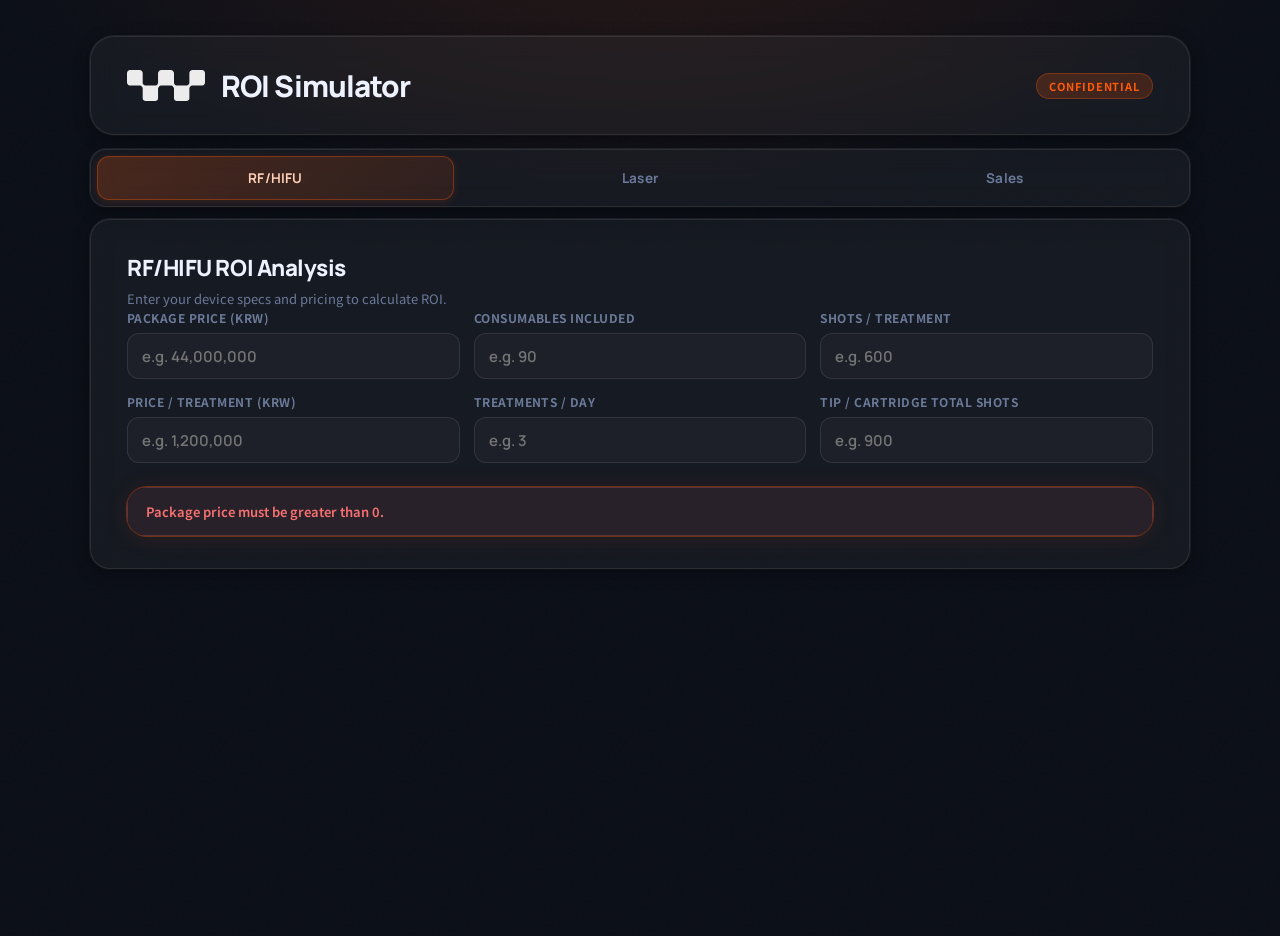
<file: en/index.html>
<!doctype html>
<html lang="en">
<head>
  <meta charset="UTF-8">
  <meta name="viewport" content="width=device-width, initial-scale=1.0">
  <title>Wontech ROI Calculator</title>
  <link rel="preconnect" href="https://fonts.googleapis.com">
  <link rel="preconnect" href="https://fonts.gstatic.com" crossorigin>
  <link href="https://fonts.googleapis.com/css2?family=Manrope:wght@500;600;700;800&family=Noto+Sans+KR:wght@400;500;700&display=swap" rel="stylesheet">
  <link rel="stylesheet" href="../styles.css?v=7">
  <link rel="manifest" href="manifest.json">
  <meta name="theme-color" content="#080c15">
  <meta name="apple-mobile-web-app-capable" content="yes">
  <meta name="apple-mobile-web-app-status-bar-style" content="black-translucent">
  <meta name="apple-mobile-web-app-title" content="ROI Calc">
  <link rel="apple-touch-icon" href="../icons/icon-192.png">
</head>
<body>
  <main class="app-shell">
    <header class="hero">
      <div class="brand-row" aria-label="Wontech Brand">
        <img class="brand-logo" src="../KakaoTalk_20260413_161622234_01.png" alt="Wontech Logo">
        <p class="hero-title">ROI Simulator</p>
      </div>
      <span class="hero-badge">Confidential</span>
    </header>

    <section class="tabs" aria-label="Calculator type">
      <button class="tab is-active" data-tab="rf" type="button">RF/HIFU</button>
      <button class="tab" data-tab="laser" type="button">Laser</button>
      <button class="tab" data-tab="speech" type="button">Sales</button>
    </section>

    <section class="panel-wrap">
      <article class="panel is-active" id="panel-rf">
        <h2>RF/HIFU ROI Analysis</h2>
        <p class="sub">Enter your device specs and pricing to calculate ROI.</p>
        <form id="rf-form" class="form-grid" novalidate>
          <label>Package Price (KRW)
            <input name="packagePrice" type="text" inputmode="numeric" placeholder="e.g. 44,000,000" required data-price>
          </label>
          <label>Consumables Included
            <input name="consumableCount" type="number" min="0" step="1" placeholder="e.g. 90" required>
          </label>
          <label>Shots / Treatment
            <input name="shotsPerTreatment" type="number" min="1" step="1" placeholder="e.g. 600" required>
          </label>
          <label>Price / Treatment (KRW)
            <input name="pricePerTreatment" type="text" inputmode="numeric" placeholder="e.g. 1,200,000" required data-price>
          </label>
          <label>Treatments / Day
            <input name="treatmentsPerDay" type="number" min="0" step="1" placeholder="e.g. 3" required>
          </label>
          <label>Tip / Cartridge Total Shots
            <input name="tipShots" type="number" min="1" step="1" placeholder="e.g. 900" required>
          </label>
        </form>
        <div class="result-box" id="rf-result" aria-live="polite"></div>
      </article>

      <article class="panel" id="panel-laser">
        <h2>Laser ROI Analysis</h2>
        <p class="sub">Calculates payback period based on daily package revenue.</p>
        <form id="laser-form" class="form-grid" novalidate>
          <label>Equipment Price (KRW)
            <input name="equipmentPrice" type="text" inputmode="numeric" placeholder="e.g. 150,000,000" required data-price>
          </label>
          <label>Price / Session (KRW)
            <input name="sessionUnitPrice" type="text" inputmode="numeric" placeholder="e.g. 300,000" required data-price>
          </label>
          <label>Sessions / Package
            <input name="ticketingCount" type="number" min="0" step="1" placeholder="e.g. 3" required>
          </label>
          <label>Patients / Day
            <input name="customerCount" type="number" min="0" step="1" placeholder="e.g. 5" required>
          </label>
        </form>
        <div class="result-box" id="laser-result" aria-live="polite"></div>
      </article>

      <article class="panel" id="panel-speech">
        <div id="speech-grid-view">
          <div class="panel-header">
            <h2>Sales Speech</h2>
            <p class="sub">Select a device to view competitor comparison and sales pitch.</p>
          </div>
          <div class="device-grid" id="device-grid"></div>
        </div>
        <div id="speech-detail-view" class="hidden">
          <button class="back-btn" id="back-btn" type="button">← Device List</button>
          <div id="speech-detail-content"></div>
        </div>
      </article>
    </section>
  </main>

  <script>window.FIXED_LANG = "en";</script>
  <script src="../lang.js?v=1"></script>
  <script src="../speech.js?v=2"></script>
  <script src="../app-intl.js?v=1"></script>
  <script>
    if ("serviceWorker" in navigator) {
      navigator.serviceWorker.register("sw.js");
    }
    initSpeech();
  </script>
</body>
</html>
</file>
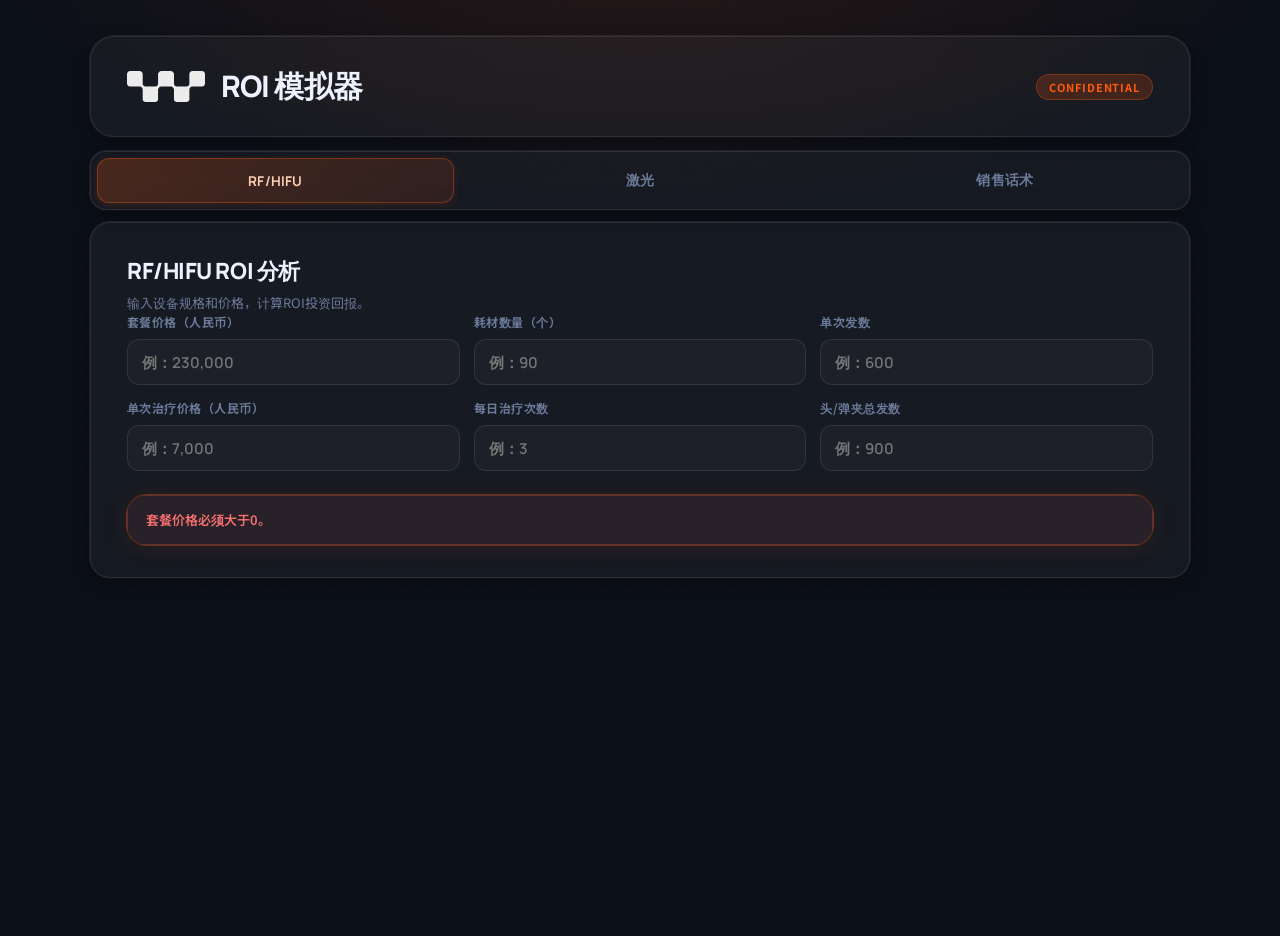
<file: wt-p3m/index.html>
<!doctype html>
<html lang="zh">
<head>
  <meta charset="UTF-8">
  <meta name="viewport" content="width=device-width, initial-scale=1.0">
  <title>原泰克 ROI 计算器</title>
  <link rel="preconnect" href="https://fonts.googleapis.com">
  <link rel="preconnect" href="https://fonts.gstatic.com" crossorigin>
  <link href="https://fonts.googleapis.com/css2?family=Manrope:wght@500;600;700;800&family=Noto+Sans+KR:wght@400;500;700&display=swap" rel="stylesheet">
  <link rel="stylesheet" href="../styles.css?v=12">
  <link rel="manifest" href="manifest.json">
  <meta name="theme-color" content="#080c15">
  <meta name="apple-mobile-web-app-capable" content="yes">
  <meta name="apple-mobile-web-app-status-bar-style" content="black-translucent">
  <meta name="apple-mobile-web-app-title" content="ROI 计算器">
  <link rel="apple-touch-icon" href="../icons/icon-192.png">
</head>
<body>
  <main class="app-shell">
    <header class="hero">
      <div class="brand-row" aria-label="Wontech Brand">
        <img class="brand-logo" src="../KakaoTalk_20260413_161622234_01.png" alt="Wontech Logo">
        <p class="hero-title">ROI 模拟器</p>
      </div>
      <span class="hero-badge">Confidential</span>
    </header>

    <section class="tabs" aria-label="计算器类型">
      <button class="tab is-active" data-tab="rf" type="button">RF/HIFU</button>
      <button class="tab" data-tab="laser" type="button">激光</button>
      <button class="tab" data-tab="speech" type="button">销售话术</button>
    </section>

    <section class="panel-wrap">
      <article class="panel is-active" id="panel-rf">
        <h2>RF/HIFU ROI 分析</h2>
        <p class="sub">输入设备规格和价格，计算ROI投资回报。</p>
        <form id="rf-form" class="form-grid" novalidate>
          <label>套餐价格（人民币）
            <input name="packagePrice" type="text" inputmode="numeric" placeholder="例：230,000" required data-price>
          </label>
          <label>耗材数量（个）
            <input name="consumableCount" type="number" min="0" step="1" placeholder="例：90" required>
          </label>
          <label>单次发数
            <input name="shotsPerTreatment" type="number" min="1" step="1" placeholder="例：600" required>
          </label>
          <label>单次治疗价格（人民币）
            <input name="pricePerTreatment" type="text" inputmode="numeric" placeholder="例：7,000" required data-price>
          </label>
          <label>每日治疗次数
            <input name="treatmentsPerDay" type="number" min="0" step="1" placeholder="例：3" required>
          </label>
          <label>头/弹夹总发数
            <input name="tipShots" type="number" min="1" step="1" placeholder="例：900" required>
          </label>
        </form>
        <div class="result-box" id="rf-result" aria-live="polite"></div>
      </article>

      <article class="panel" id="panel-laser">
        <h2>激光 ROI 分析</h2>
        <p class="sub">基于每日患者套餐营收计算投资回收期。</p>
        <form id="laser-form" class="form-grid" novalidate>
          <label>设备价格（人民币）
            <input name="equipmentPrice" type="text" inputmode="numeric" placeholder="例：800,000" required data-price>
          </label>
          <label>单次治疗价格（人民币）
            <input name="sessionUnitPrice" type="text" inputmode="numeric" placeholder="例：1,500" required data-price>
          </label>
          <label>套餐次数
            <input name="ticketingCount" type="number" min="0" step="1" placeholder="例：3" required>
          </label>
          <label>每日患者数
            <input name="customerCount" type="number" min="0" step="1" placeholder="例：5" required>
          </label>
        </form>
        <div class="result-box" id="laser-result" aria-live="polite"></div>
      </article>

      <article class="panel" id="panel-speech">
        <div id="speech-grid-view">
          <div class="panel-header">
            <h2>销售话术</h2>
            <p class="sub">选择设备后，查看竞品对比和销售话术。</p>
          </div>
          <div class="device-grid" id="device-grid"></div>
        </div>
        <div id="speech-detail-view" class="hidden">
          <button class="back-btn" id="back-btn" type="button">← 设备列表</button>
          <div id="speech-detail-content"></div>
        </div>
      </article>
    </section>
  </main>

  <script>window.FIXED_LANG = "zh";</script>
  <script src="../lang.js?v=1"></script>
  <script src="../speech.js?v=4"></script>
  <script src="../app-intl.js?v=1"></script>
  <script>
    if ("serviceWorker" in navigator) {
      navigator.serviceWorker.register("sw.js");
    }
    initSpeech();
  </script>
</body>
</html>
</file>
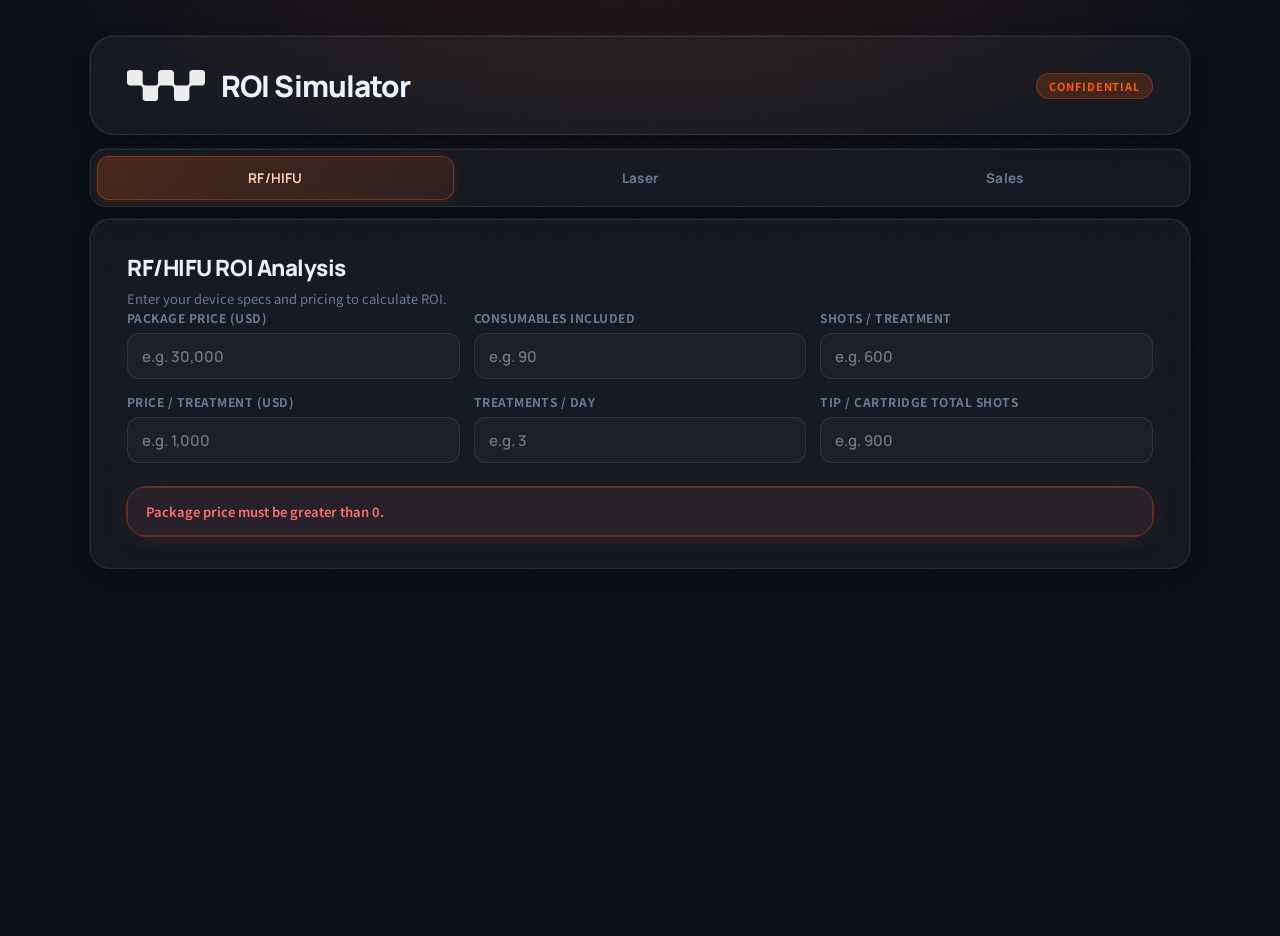
<file: wt-q9x/index.html>
<!doctype html>
<html lang="en">
<head>
  <meta charset="UTF-8">
  <meta name="viewport" content="width=device-width, initial-scale=1.0">
  <title>Wontech ROI Calculator</title>
  <link rel="preconnect" href="https://fonts.googleapis.com">
  <link rel="preconnect" href="https://fonts.gstatic.com" crossorigin>
  <link href="https://fonts.googleapis.com/css2?family=Manrope:wght@500;600;700;800&family=Noto+Sans+KR:wght@400;500;700&display=swap" rel="stylesheet">
  <link rel="stylesheet" href="../styles.css?v=12">
  <link rel="manifest" href="manifest.json">
  <meta name="theme-color" content="#080c15">
  <meta name="apple-mobile-web-app-capable" content="yes">
  <meta name="apple-mobile-web-app-status-bar-style" content="black-translucent">
  <meta name="apple-mobile-web-app-title" content="ROI Calc">
  <link rel="apple-touch-icon" href="../icons/icon-192.png">
</head>
<body>
  <main class="app-shell">
    <header class="hero">
      <div class="brand-row" aria-label="Wontech Brand">
        <img class="brand-logo" src="../KakaoTalk_20260413_161622234_01.png" alt="Wontech Logo">
        <p class="hero-title">ROI Simulator</p>
      </div>
      <span class="hero-badge">Confidential</span>
    </header>

    <section class="tabs" aria-label="Calculator type">
      <button class="tab is-active" data-tab="rf" type="button">RF/HIFU</button>
      <button class="tab" data-tab="laser" type="button">Laser</button>
      <button class="tab" data-tab="speech" type="button">Sales</button>
    </section>

    <section class="panel-wrap">
      <article class="panel is-active" id="panel-rf">
        <h2>RF/HIFU ROI Analysis</h2>
        <p class="sub">Enter your device specs and pricing to calculate ROI.</p>
        <form id="rf-form" class="form-grid" novalidate>
          <label>Package Price (USD)
            <input name="packagePrice" type="text" inputmode="numeric" placeholder="e.g. 30,000" required data-price>
          </label>
          <label>Consumables Included
            <input name="consumableCount" type="number" min="0" step="1" placeholder="e.g. 90" required>
          </label>
          <label>Shots / Treatment
            <input name="shotsPerTreatment" type="number" min="1" step="1" placeholder="e.g. 600" required>
          </label>
          <label>Price / Treatment (USD)
            <input name="pricePerTreatment" type="text" inputmode="numeric" placeholder="e.g. 1,000" required data-price>
          </label>
          <label>Treatments / Day
            <input name="treatmentsPerDay" type="number" min="0" step="1" placeholder="e.g. 3" required>
          </label>
          <label>Tip / Cartridge Total Shots
            <input name="tipShots" type="number" min="1" step="1" placeholder="e.g. 900" required>
          </label>
        </form>
        <div class="result-box" id="rf-result" aria-live="polite"></div>
      </article>

      <article class="panel" id="panel-laser">
        <h2>Laser ROI Analysis</h2>
        <p class="sub">Calculates payback period based on daily package revenue.</p>
        <form id="laser-form" class="form-grid" novalidate>
          <label>Equipment Price (USD)
            <input name="equipmentPrice" type="text" inputmode="numeric" placeholder="e.g. 110,000" required data-price>
          </label>
          <label>Price / Session (USD)
            <input name="sessionUnitPrice" type="text" inputmode="numeric" placeholder="e.g. 200" required data-price>
          </label>
          <label>Sessions / Package
            <input name="ticketingCount" type="number" min="0" step="1" placeholder="e.g. 3" required>
          </label>
          <label>Patients / Day
            <input name="customerCount" type="number" min="0" step="1" placeholder="e.g. 5" required>
          </label>
        </form>
        <div class="result-box" id="laser-result" aria-live="polite"></div>
      </article>

      <article class="panel" id="panel-speech">
        <div id="speech-grid-view">
          <div class="panel-header">
            <h2>Sales Speech</h2>
            <p class="sub">Select a device to view competitor comparison and sales pitch.</p>
          </div>
          <div class="device-grid" id="device-grid"></div>
        </div>
        <div id="speech-detail-view" class="hidden">
          <button class="back-btn" id="back-btn" type="button">← Device List</button>
          <div id="speech-detail-content"></div>
        </div>
      </article>
    </section>
  </main>

  <script>window.FIXED_LANG = "en";</script>
  <script src="../lang.js?v=1"></script>
  <script src="../speech.js?v=4"></script>
  <script src="../app-intl.js?v=1"></script>
  <script>
    if ("serviceWorker" in navigator) {
      navigator.serviceWorker.register("sw.js");
    }
    initSpeech();
  </script>
</body>
</html>
</file>
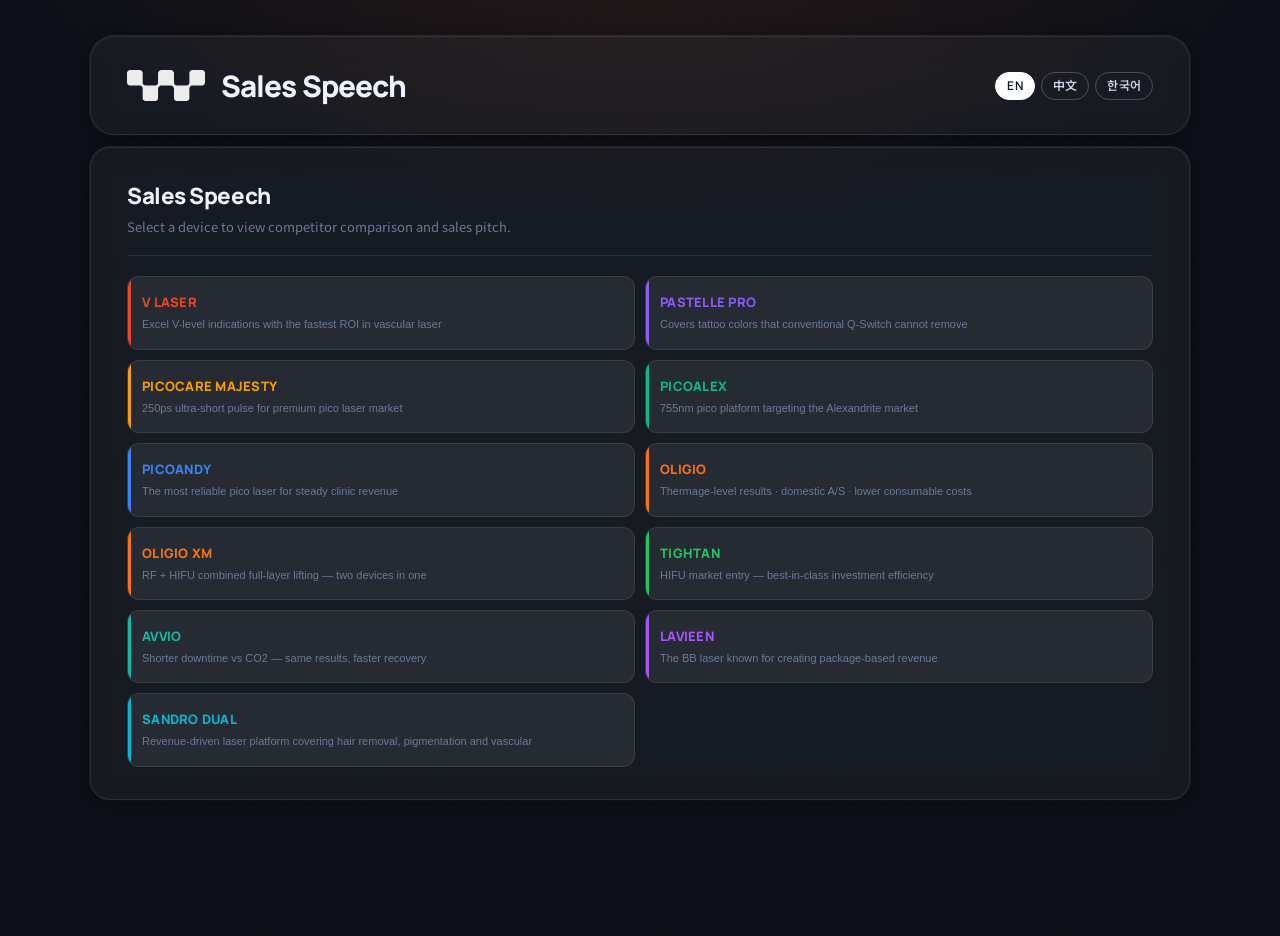
<file: wt-speech/index.html>
<!doctype html>
<html lang="en">
<head>
  <meta charset="UTF-8">
  <meta name="viewport" content="width=device-width, initial-scale=1.0">
  <title>Wontech Sales Speech</title>
  <link rel="preconnect" href="https://fonts.googleapis.com">
  <link rel="preconnect" href="https://fonts.gstatic.com" crossorigin>
  <link href="https://fonts.googleapis.com/css2?family=Manrope:wght@500;600;700;800&family=Noto+Sans+KR:wght@400;500;700&family=Noto+Sans+SC:wght@400;500;700&display=swap" rel="stylesheet">
  <link rel="stylesheet" href="../styles.css?v=12">
  <meta name="theme-color" content="#080c15">
  <meta name="apple-mobile-web-app-capable" content="yes">
  <meta name="apple-mobile-web-app-status-bar-style" content="black-translucent">
  <meta name="apple-mobile-web-app-title" content="Sales Speech">
  <link rel="apple-touch-icon" href="../icons/icon-192.png">
  <style>
    /* 언어 전환 (세일즈 스피치 전용) */
    .lang-sw{display:flex;gap:6px;align-items:center}
    .lang-sw button{
      border:1px solid rgba(255,255,255,.22);background:transparent;color:#c9d4e5;
      font:600 12px/1 Manrope,"Noto Sans KR",sans-serif;letter-spacing:.02em;
      padding:7px 11px;border-radius:999px;cursor:pointer;transition:all .15s;
    }
    .lang-sw button:hover{border-color:rgba(255,255,255,.45);color:#fff}
    .lang-sw button.is-active{background:#fff;border-color:#fff;color:#0b1220}
    @media (max-width:420px){ .lang-sw button{padding:6px 9px;font-size:11px} }
  </style>
</head>
<body>
  <main class="app-shell">
    <header class="hero">
      <div class="brand-row" aria-label="Wontech Brand">
        <img class="brand-logo" src="../KakaoTalk_20260413_161622234_01.png" alt="Wontech Logo">
        <p class="hero-title" data-i18n="sales_title">Sales Speech</p>
      </div>
      <nav class="lang-sw" aria-label="Language">
        <button type="button" data-lang="en">EN</button>
        <button type="button" data-lang="zh">中文</button>
        <button type="button" data-lang="ko">한국어</button>
      </nav>
    </header>

    <section class="panel-wrap">
      <article class="panel is-active" id="panel-speech">
        <div id="speech-grid-view">
          <div class="panel-header">
            <h2 data-i18n="sales_title">Sales Speech</h2>
            <p class="sub" data-i18n="sales_sub">Select a device to view competitor comparison and sales pitch.</p>
          </div>
          <div class="device-grid" id="device-grid"></div>
        </div>
        <div id="speech-detail-view" class="hidden">
          <button class="back-btn" id="back-btn" type="button" data-i18n="sales_back">← Device List</button>
          <div id="speech-detail-content"></div>
        </div>
      </article>
    </section>
  </main>

  <script>
    /* 딜러 배포용: 세일즈 스피치 전용 · 클로징(국내 전용) 제외 */
    window.HIDE_CLOSING = true;
    window.FIXED_LANG = null;
  </script>
  <script src="../lang.js?v=1"></script>
  <script src="../speech.js?v=5"></script>
  <script>
  (function(){
    var SUPPORTED = ["en","zh","ko"];
    var KEY = "wt_speech_lang";

    function pickInitialLang(){
      try{
        var q = new URLSearchParams(location.search).get("lang");
        if(q && SUPPORTED.indexOf(q)>=0) return q;
        var saved = localStorage.getItem(KEY);
        if(saved && SUPPORTED.indexOf(saved)>=0) return saved;
      }catch(e){}
      var nav = (navigator.language||"en").toLowerCase();
      if(nav.indexOf("zh")===0) return "zh";
      if(nav.indexOf("ko")===0) return "ko";
      return "en";
    }

    function applyI18n(){
      var lang = window.CURRENT_LANG;
      var T = TRANSLATIONS[lang] || TRANSLATIONS.en;
      document.querySelectorAll("[data-i18n]").forEach(function(el){
        var v = T[el.dataset.i18n];
        if(v) el.textContent = v;
      });
      document.documentElement.lang = (lang==="zh" ? "zh-CN" : lang);
      document.title = (T.sales_title || "Sales Speech") + " · Wontech";
    }

    function markActive(){
      document.querySelectorAll(".lang-sw button").forEach(function(b){
        b.classList.toggle("is-active", b.dataset.lang === window.CURRENT_LANG);
      });
    }

    function setLang(lang, rerender){
      window.CURRENT_LANG = lang;
      try{ localStorage.setItem(KEY, lang); }catch(e){}
      applyI18n();
      markActive();
      if(rerender){
        // 상세 열려 있으면 목록으로 복귀 후 새 언어로 재구성
        var dv = document.getElementById("speech-detail-view");
        var gv = document.getElementById("speech-grid-view");
        if(dv && !dv.classList.contains("hidden")){
          dv.classList.add("hidden"); gv.classList.remove("hidden");
        }
        buildDeviceGrid();
      }
    }

    document.querySelectorAll(".lang-sw button").forEach(function(b){
      b.addEventListener("click", function(){ setLang(b.dataset.lang, true); });
    });

    setLang(pickInitialLang(), false);
    initSpeech();
  })();
  </script>
</body>
</html>
</file>
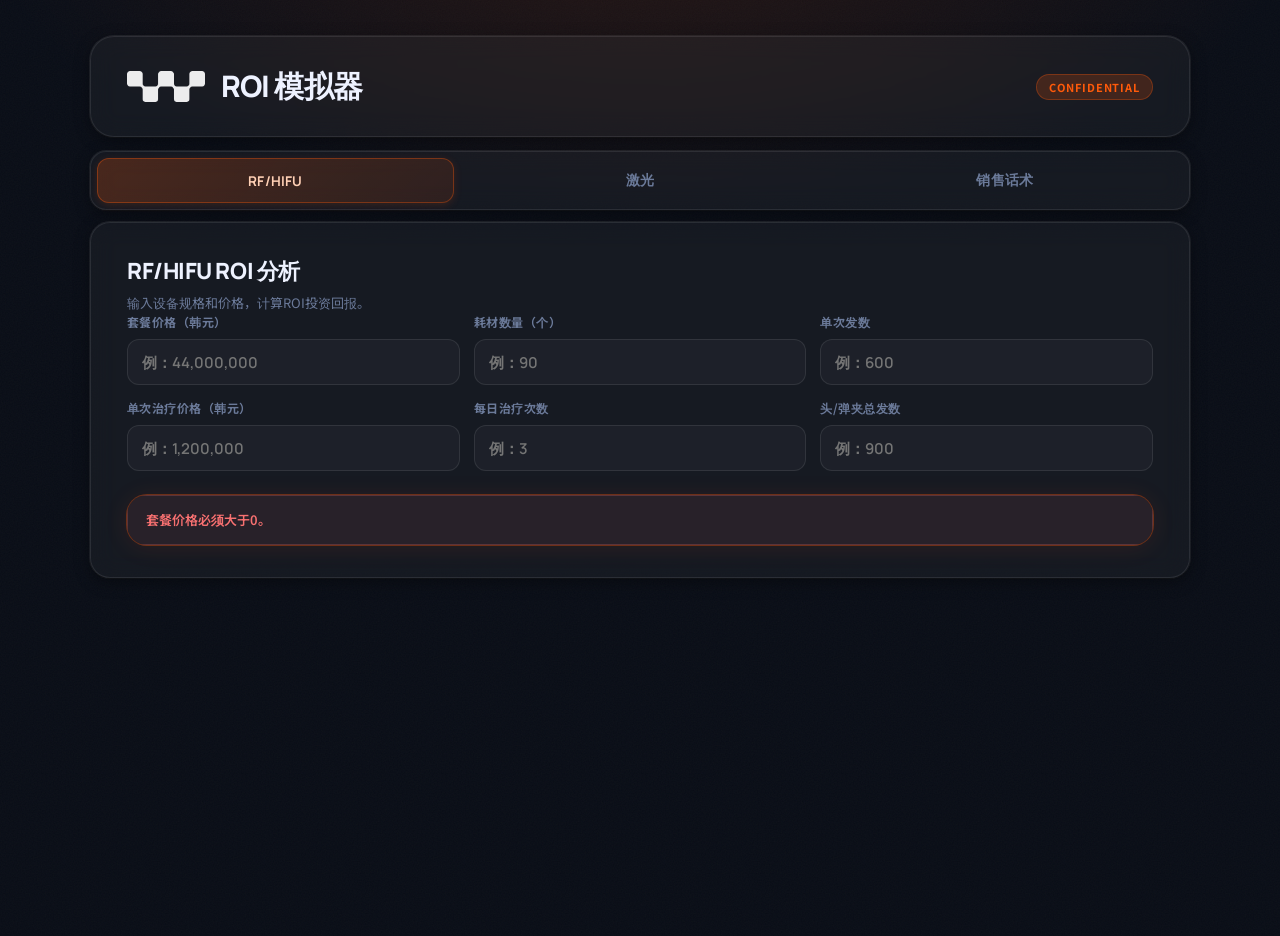
<file: zh/index.html>
<!doctype html>
<html lang="zh">
<head>
  <meta charset="UTF-8">
  <meta name="viewport" content="width=device-width, initial-scale=1.0">
  <title>原泰克 ROI 计算器</title>
  <link rel="preconnect" href="https://fonts.googleapis.com">
  <link rel="preconnect" href="https://fonts.gstatic.com" crossorigin>
  <link href="https://fonts.googleapis.com/css2?family=Manrope:wght@500;600;700;800&family=Noto+Sans+KR:wght@400;500;700&display=swap" rel="stylesheet">
  <link rel="stylesheet" href="../styles.css?v=7">
  <link rel="manifest" href="manifest.json">
  <meta name="theme-color" content="#080c15">
  <meta name="apple-mobile-web-app-capable" content="yes">
  <meta name="apple-mobile-web-app-status-bar-style" content="black-translucent">
  <meta name="apple-mobile-web-app-title" content="ROI 计算器">
  <link rel="apple-touch-icon" href="../icons/icon-192.png">
</head>
<body>
  <main class="app-shell">
    <header class="hero">
      <div class="brand-row" aria-label="Wontech Brand">
        <img class="brand-logo" src="../KakaoTalk_20260413_161622234_01.png" alt="Wontech Logo">
        <p class="hero-title">ROI 模拟器</p>
      </div>
      <span class="hero-badge">Confidential</span>
    </header>

    <section class="tabs" aria-label="计算器类型">
      <button class="tab is-active" data-tab="rf" type="button">RF/HIFU</button>
      <button class="tab" data-tab="laser" type="button">激光</button>
      <button class="tab" data-tab="speech" type="button">销售话术</button>
    </section>

    <section class="panel-wrap">
      <article class="panel is-active" id="panel-rf">
        <h2>RF/HIFU ROI 分析</h2>
        <p class="sub">输入设备规格和价格，计算ROI投资回报。</p>
        <form id="rf-form" class="form-grid" novalidate>
          <label>套餐价格（韩元）
            <input name="packagePrice" type="text" inputmode="numeric" placeholder="例：44,000,000" required data-price>
          </label>
          <label>耗材数量（个）
            <input name="consumableCount" type="number" min="0" step="1" placeholder="例：90" required>
          </label>
          <label>单次发数
            <input name="shotsPerTreatment" type="number" min="1" step="1" placeholder="例：600" required>
          </label>
          <label>单次治疗价格（韩元）
            <input name="pricePerTreatment" type="text" inputmode="numeric" placeholder="例：1,200,000" required data-price>
          </label>
          <label>每日治疗次数
            <input name="treatmentsPerDay" type="number" min="0" step="1" placeholder="例：3" required>
          </label>
          <label>头/弹夹总发数
            <input name="tipShots" type="number" min="1" step="1" placeholder="例：900" required>
          </label>
        </form>
        <div class="result-box" id="rf-result" aria-live="polite"></div>
      </article>

      <article class="panel" id="panel-laser">
        <h2>激光 ROI 分析</h2>
        <p class="sub">基于每日患者套餐营收计算投资回收期。</p>
        <form id="laser-form" class="form-grid" novalidate>
          <label>设备价格（韩元）
            <input name="equipmentPrice" type="text" inputmode="numeric" placeholder="例：150,000,000" required data-price>
          </label>
          <label>单次治疗价格（韩元）
            <input name="sessionUnitPrice" type="text" inputmode="numeric" placeholder="例：300,000" required data-price>
          </label>
          <label>套餐次数
            <input name="ticketingCount" type="number" min="0" step="1" placeholder="例：3" required>
          </label>
          <label>每日患者数
            <input name="customerCount" type="number" min="0" step="1" placeholder="例：5" required>
          </label>
        </form>
        <div class="result-box" id="laser-result" aria-live="polite"></div>
      </article>

      <article class="panel" id="panel-speech">
        <div id="speech-grid-view">
          <div class="panel-header">
            <h2>销售话术</h2>
            <p class="sub">选择设备后，查看竞品对比和销售话术。</p>
          </div>
          <div class="device-grid" id="device-grid"></div>
        </div>
        <div id="speech-detail-view" class="hidden">
          <button class="back-btn" id="back-btn" type="button">← 设备列表</button>
          <div id="speech-detail-content"></div>
        </div>
      </article>
    </section>
  </main>

  <script>window.FIXED_LANG = "zh";</script>
  <script src="../lang.js?v=1"></script>
  <script src="../speech.js?v=2"></script>
  <script src="../app-intl.js?v=1"></script>
  <script>
    if ("serviceWorker" in navigator) {
      navigator.serviceWorker.register("sw.js");
    }
    initSpeech();
  </script>
</body>
</html>
</file>
<file: styles.css>
:root {
  --bg:            #080c15;
  --bg-noise:      url("data:image/svg+xml,%3Csvg xmlns='http://www.w3.org/2000/svg' width='200' height='200'%3E%3Cfilter id='n'%3E%3CfeTurbulence type='fractalNoise' baseFrequency='0.75' numOctaves='4' stitchTiles='stitch'/%3E%3C/filter%3E%3Crect width='200' height='200' filter='url(%23n)' opacity='0.035'/%3E%3C/svg%3E");
  --surface:       rgba(255,255,255,0.042);
  --surface-hi:    rgba(255,255,255,0.07);
  --line:          rgba(255,255,255,0.09);
  --line-brand:    rgba(255,90,10,0.35);
  --ink:           #eef2ff;
  --ink-2:         #b0bcd4;
  --ink-3:         #6b7a99;
  --brand:         #ff5a0a;
  --brand-dim:     rgba(255,90,10,0.18);
  --brand-glow:    rgba(255,90,10,0.28);
  --success:       #34d39a;
  --success-dim:   rgba(52,211,154,0.14);
  --danger:        #f87171;
  --radius:        20px;
  --radius-sm:     12px;
  --shadow-card:   0 1px 1px rgba(0,0,0,.4), 0 4px 16px rgba(0,0,0,.35), 0 0 0 1px var(--line);
  --shadow-result: 0 2px 24px rgba(255,90,10,0.10), 0 0 0 1px var(--line-brand);
}

* { box-sizing: border-box; margin: 0; padding: 0; }

body {
  min-height: 100dvh;
  font-family: "Pretendard", "Noto Sans KR", "Apple SD Gothic Neo", "Malgun Gothic", sans-serif;
  font-size: 15px;
  color: var(--ink);
  background-color: var(--bg);
  background-image:
    radial-gradient(ellipse 80% 50% at 50% -10%, rgba(255,90,10,.12) 0%, transparent 65%),
    var(--bg-noise);
  -webkit-font-smoothing: antialiased;
}

/* ── Shell ─────────────────────────────────────── */
.app-shell {
  width: min(1000px, 92vw);
  margin: 36px auto 60px;
}

/* ── Hero ───────────────────────────────────────── */
.hero {
  display: flex;
  align-items: center;
  justify-content: space-between;
  padding: clamp(18px,2.4vw,24px) clamp(20px,3vw,32px);
  background: var(--surface);
  border: 1px solid var(--line);
  border-radius: calc(var(--radius) + 4px);
  backdrop-filter: blur(12px);
  box-shadow: var(--shadow-card);
  gap: 16px;
}

.brand-row {
  display: flex;
  align-items: center;
  gap: 16px;
  flex-shrink: 0;
}

.brand-logo {
  width: clamp(60px,7vw,78px);
  height: auto;
  display: block;
  filter: brightness(0) invert(1) opacity(.92);
}

.hero-title {
  font-family: "Manrope", sans-serif;
  font-size: clamp(1.35rem,2.8vw,1.85rem);
  font-weight: 800;
  letter-spacing: -.03em;
  color: var(--ink);
}

.hero-right {
  display: flex;
  flex-direction: column;
  align-items: flex-end;
  gap: 8px;
  flex-shrink: 0;
}

.lang-switcher {
  display: flex;
  gap: 4px;
}

.lang-btn {
  border: 1px solid var(--line);
  background: transparent;
  border-radius: 99px;
  padding: 3px 10px;
  font-size: 11px;
  font-weight: 700;
  color: var(--ink-3);
  cursor: pointer;
  transition: background .18s, color .18s, border-color .18s;
  letter-spacing: .03em;
  text-decoration: none;
  display: inline-block;
}

.lang-btn:hover {
  color: var(--ink-2);
  border-color: rgba(255,255,255,.2);
}

.lang-btn.is-active {
  background: var(--brand-dim);
  border-color: rgba(255,90,10,.4);
  color: #ffd0b5;
}

.hero-badge {
  font-size: 11px;
  font-weight: 700;
  letter-spacing: .08em;
  text-transform: uppercase;
  color: var(--brand);
  background: var(--brand-dim);
  border: 1px solid rgba(255,90,10,.3);
  border-radius: 99px;
  padding: 4px 12px;
  white-space: nowrap;
}

/* ── Tabs ───────────────────────────────────────── */
.tabs {
  display: grid;
  grid-template-columns: 1fr 1fr 1fr;
  gap: 8px;
  margin-top: 14px;
  background: var(--surface);
  border: 1px solid var(--line);
  border-radius: calc(var(--radius-sm) + 4px);
  padding: 6px;
  backdrop-filter: blur(12px);
  box-shadow: var(--shadow-card);
}

.tab {
  border: none;
  background: transparent;
  border-radius: var(--radius-sm);
  padding: 13px 12px;
  font-family: "Manrope", sans-serif;
  font-size: 13.5px;
  font-weight: 700;
  color: var(--ink-3);
  cursor: pointer;
  transition: background .22s, color .22s, box-shadow .22s;
  letter-spacing: .01em;
}

.tab:hover {
  color: var(--ink-2);
  background: var(--surface-hi);
}

.tab.is-active {
  background: linear-gradient(135deg, rgba(255,90,10,.22) 0%, rgba(255,90,10,.10) 100%);
  color: #ffd0b5;
  box-shadow: inset 0 0 0 1px rgba(255,90,10,.35), 0 2px 8px rgba(255,90,10,.15);
}

/* ── Panel ──────────────────────────────────────── */
.panel-wrap { margin-top: 12px; }

.panel {
  display: none;
  background: var(--surface);
  border: 1px solid var(--line);
  border-radius: var(--radius);
  padding: clamp(20px,3vw,32px);
  backdrop-filter: blur(12px);
  box-shadow: var(--shadow-card);
  animation: panelIn .28s ease;
}

.panel.is-active { display: block; }

@keyframes panelIn {
  from { opacity: 0; transform: translateY(6px); }
  to   { opacity: 1; transform: translateY(0); }
}

/* ── Panel header ───────────────────────────────── */
.panel-header {
  padding-bottom: 18px;
  border-bottom: 1px solid var(--line);
  margin-bottom: 20px;
}

h2 {
  font-family: "Manrope", sans-serif;
  font-size: 1.18rem;
  font-weight: 800;
  letter-spacing: -.02em;
  color: var(--ink);
  margin-bottom: 5px;
}

.sub {
  color: var(--ink-3);
  font-size: 13px;
  line-height: 1.65;
}

/* ── Form ───────────────────────────────────────── */
.form-grid {
  display: grid;
  grid-template-columns: 1fr;
  gap: 14px;
}

label {
  display: grid;
  gap: 7px;
  font-size: 12px;
  font-weight: 700;
  color: var(--ink-3);
  letter-spacing: .04em;
  text-transform: uppercase;
}

input, select {
  width: 100%;
  min-height: 46px;
  border: 1px solid var(--line);
  border-radius: var(--radius-sm);
  padding: 10px 14px;
  font-size: 15px;
  font-family: "Manrope", sans-serif;
  font-weight: 600;
  color: var(--ink);
  background: rgba(255,255,255,0.03);
  transition: border-color .18s, box-shadow .18s, background .18s;
  appearance: none;
  -webkit-appearance: none;
}

select {
  background-image: url("data:image/svg+xml,%3Csvg xmlns='http://www.w3.org/2000/svg' width='16' height='16' fill='none' viewBox='0 0 24 24'%3E%3Cpath d='M6 9l6 6 6-6' stroke='%236b7a99' stroke-width='2' stroke-linecap='round' stroke-linejoin='round'/%3E%3C/svg%3E");
  background-repeat: no-repeat;
  background-position: right 12px center;
  padding-right: 36px;
  cursor: pointer;
}

select option {
  background: #151b2c;
  color: var(--ink);
}

input:focus, select:focus {
  outline: none;
  border-color: rgba(255,90,10,.55);
  background: rgba(255,90,10,.04);
  box-shadow: 0 0 0 3px rgba(255,90,10,.15);
}

input[readonly] {
  background: rgba(255,255,255,.02);
  color: var(--ink-3);
  border-color: rgba(255,255,255,.05);
  cursor: default;
}

input[readonly]:focus {
  border-color: rgba(255,255,255,.05);
  box-shadow: none;
  background: rgba(255,255,255,.02);
}

/* ── Result ─────────────────────────────────────── */
.result-box {
  margin-top: 24px;
  border-radius: var(--radius);
  overflow: hidden;
  box-shadow: var(--shadow-result);
}

.result-inner {
  background: linear-gradient(135deg, rgba(255,90,10,.08) 0%, rgba(255,90,10,.04) 100%);
  border: 1px solid var(--line-brand);
  border-radius: var(--radius);
  padding: 24px;
}

.result-title {
  font-size: 11px;
  font-weight: 700;
  letter-spacing: .1em;
  text-transform: uppercase;
  color: var(--brand);
  margin-bottom: 20px;
  display: flex;
  align-items: center;
  gap: 8px;
}

.result-title::before {
  content: '';
  display: inline-block;
  width: 6px;
  height: 6px;
  border-radius: 50%;
  background: var(--brand);
  box-shadow: 0 0 8px var(--brand);
}

.result-grid {
  display: grid;
  grid-template-columns: repeat(2, 1fr);
  gap: 16px;
}

.result-kpi {
  background: rgba(255,255,255,.04);
  border: 1px solid var(--line);
  border-radius: var(--radius-sm);
  padding: 16px 18px;
}

.result-kpi.is-primary {
  background: var(--success-dim);
  border-color: rgba(52,211,154,.25);
}

.kpi-label {
  font-size: 11px;
  font-weight: 700;
  letter-spacing: .05em;
  text-transform: uppercase;
  color: var(--ink-3);
  margin-bottom: 8px;
}

.kpi-value {
  font-family: "Manrope", sans-serif;
  font-size: clamp(1.25rem, 2.5vw, 1.65rem);
  font-weight: 800;
  letter-spacing: -.03em;
  color: var(--ink);
  line-height: 1.1;
}

.result-kpi.is-primary .kpi-value {
  color: var(--success);
}

/* ── RF Story Result ─────────────────────────────── */
.rf-story {
  display: flex;
  flex-direction: column;
  gap: 0;
  margin-top: 24px;
}

.rf-card {
  border-radius: var(--radius);
  padding: 22px 22px 20px;
}

.rf-card--payback {
  background: linear-gradient(135deg, rgba(52,211,154,.10) 0%, rgba(52,211,154,.05) 100%);
  border: 1px solid rgba(52,211,154,.28);
}

.rf-card--profit {
  background: linear-gradient(135deg, rgba(255,90,10,.10) 0%, rgba(255,90,10,.05) 100%);
  border: 1px solid rgba(255,90,10,.30);
  margin-top: 0;
}

.rf-card-header {
  margin-bottom: 16px;
}

.rf-card-badge {
  display: inline-block;
  font-size: 11px;
  font-weight: 700;
  letter-spacing: .08em;
  text-transform: uppercase;
  padding: 3px 10px;
  border-radius: 20px;
}

.rf-card-badge--green {
  background: rgba(52,211,154,.18);
  color: var(--success);
  border: 1px solid rgba(52,211,154,.35);
}

.rf-card-badge--orange {
  background: rgba(255,90,10,.18);
  color: var(--brand);
  border: 1px solid rgba(255,90,10,.35);
}

.rf-card-badge--blue {
  background: rgba(96,165,250,.15);
  color: #60a5fa;
  border: 1px solid rgba(96,165,250,.30);
}

.rf-card--laser-daily {
  background: linear-gradient(135deg, rgba(96,165,250,.10) 0%, rgba(96,165,250,.04) 100%);
  border: 1px solid rgba(96,165,250,.25);
}

.rf-conclusion--blue .rf-conclusion-big { color: #60a5fa; }

/* input chips row */
.rf-inputs-row {
  display: flex;
  flex-wrap: wrap;
  align-items: center;
  gap: 8px;
  margin-bottom: 14px;
}

.rf-op {
  font-size: 18px;
  font-weight: 700;
  color: var(--ink-3);
  flex-shrink: 0;
}

.rf-input-chip {
  display: flex;
  flex-direction: column;
  gap: 2px;
  background: rgba(255,255,255,.06);
  border: 1px solid var(--line);
  border-radius: 8px;
  padding: 8px 12px;
  min-width: 80px;
}

.rf-input-chip--accent {
  background: rgba(255,255,255,.10);
  border-color: rgba(255,255,255,.18);
}

.rf-chip-label {
  font-size: 10px;
  font-weight: 700;
  letter-spacing: .04em;
  text-transform: uppercase;
  color: var(--ink-3);
}

.rf-chip-value {
  font-family: "Manrope", sans-serif;
  font-size: 1rem;
  font-weight: 800;
  color: var(--ink-1);
}

/* arrow */
.rf-arrow {
  text-align: center;
  font-size: 18px;
  color: var(--ink-3);
  margin: 2px 0 10px;
}

/* conclusion */
.rf-conclusion {
  display: flex;
  flex-wrap: wrap;
  align-items: baseline;
  gap: 8px;
}

.rf-conclusion-pre,
.rf-conclusion-post {
  font-size: 14px;
  color: var(--ink-3);
  font-weight: 500;
}

.rf-conclusion-big {
  font-family: "Manrope", sans-serif;
  font-size: clamp(2rem, 5vw, 2.6rem);
  font-weight: 800;
  line-height: 1.1;
}

.rf-conclusion--green .rf-conclusion-big { color: var(--success); }
.rf-conclusion--orange .rf-conclusion-big { color: var(--brand); }

.rf-daily-note {
  margin-top: 8px;
  font-size: 12px;
  color: var(--ink-3);
}

/* profit breakdown */
.rf-profit-breakdown {
  background: rgba(0,0,0,.18);
  border-radius: 8px;
  padding: 12px 14px;
  margin-bottom: 14px;
  display: flex;
  flex-direction: column;
  gap: 6px;
}

.rf-breakdown-row {
  display: flex;
  justify-content: space-between;
  font-size: 13px;
  color: var(--ink-2);
}

.rf-breakdown-minus {
  color: var(--ink-3);
  padding-top: 6px;
  border-top: 1px solid rgba(255,255,255,.08);
}

/* divider */
.rf-divider {
  display: flex;
  align-items: center;
  gap: 14px;
  margin: 24px 0;
}

.rf-divider::before,
.rf-divider::after {
  content: '';
  flex: 1;
  height: 1px;
  background: linear-gradient(90deg, transparent, rgba(255,90,10,.4), transparent);
}

.rf-divider span {
  display: inline-flex;
  align-items: center;
  gap: 7px;
  background: linear-gradient(135deg, rgba(255,90,10,.18), rgba(255,90,10,.08));
  border: 1px solid rgba(255,90,10,.40);
  border-radius: 20px;
  padding: 6px 16px;
  font-size: 14px;
  font-weight: 700;
  color: var(--brand);
  letter-spacing: .01em;
  white-space: nowrap;
}

.rf-divider span::before {
  content: '▶';
  font-size: 9px;
  opacity: .7;
}

/* ── PWA 설치 배너 ───────────────────────────────── */
#pwa-banner,
#ios-banner {
  position: fixed;
  bottom: 0;
  left: 0;
  right: 0;
  z-index: 9999;
  padding: 12px 16px;
  background: #13192b;
  border-top: 1px solid rgba(255,90,10,.35);
  box-shadow: 0 -4px 24px rgba(0,0,0,.5);
  animation: slideUp .3s ease;
}

@keyframes slideUp {
  from { transform: translateY(100%); opacity: 0; }
  to   { transform: translateY(0);    opacity: 1; }
}

#pwa-banner-inner {
  display: flex;
  align-items: center;
  gap: 12px;
  max-width: 600px;
  margin: 0 auto;
}

#pwa-icon {
  width: 44px;
  height: 44px;
  border-radius: 10px;
  flex-shrink: 0;
}

#pwa-text {
  flex: 1;
  display: flex;
  flex-direction: column;
  gap: 2px;
}

#pwa-text strong {
  font-size: 14px;
  font-weight: 700;
  color: var(--ink);
}

#pwa-text span {
  font-size: 12px;
  color: var(--ink-3);
}

#pwa-install-btn {
  background: var(--brand);
  color: #fff;
  border: none;
  border-radius: 8px;
  padding: 8px 16px;
  font-size: 13px;
  font-weight: 700;
  cursor: pointer;
  flex-shrink: 0;
}

#pwa-dismiss-btn,
#ios-dismiss-btn {
  background: transparent;
  border: none;
  color: var(--ink-3);
  font-size: 16px;
  cursor: pointer;
  padding: 4px 6px;
  flex-shrink: 0;
}

.error-box {
  background: rgba(248,113,113,.08);
  border: 1px solid rgba(248,113,113,.25);
  border-radius: var(--radius-sm);
  padding: 14px 18px;
  color: var(--danger);
  font-size: 13px;
  font-weight: 600;
}

/* ── 4-tab layout ──────────────────────────────── */
.tabs--4 {
  grid-template-columns: 1fr 1fr; /* 모바일: 2×2 */
}

@media (min-width: 640px) {
  .tabs--4 {
    grid-template-columns: repeat(4, 1fr); /* PC: 1줄 4탭 */
  }
}

/* ── 3-tab layout ──────────────────────────────── */
.tabs--3 {
  grid-template-columns: repeat(3, 1fr);
}

/* ── Delivery search ────────────────────────────── */
#delivery-input {
  width: 100%;
  min-height: 52px;
  border: 1px solid var(--line);
  border-radius: var(--radius-sm);
  padding: 12px 16px;
  font-size: 16px;
  font-family: "Pretendard", "Noto Sans KR", sans-serif;
  color: var(--ink);
  background: rgba(255,255,255,.04);
  margin-bottom: 16px;
  transition: border-color .18s, box-shadow .18s;
}

#delivery-input:focus {
  outline: none;
  border-color: rgba(255,90,10,.55);
  box-shadow: 0 0 0 3px rgba(255,90,10,.15);
}

.delivery-more {
  font-size: 12px;
  color: var(--ink-3);
  margin-bottom: 10px;
  font-weight: 600;
  letter-spacing: .03em;
}

.delivery-empty {
  color: var(--ink-3);
  font-size: 14px;
  text-align: center;
  padding: 32px 0;
}

.d-table-wrap {
  overflow-x: auto;
  border-radius: var(--radius-sm);
  border: 1px solid var(--line);
}

.d-table {
  width: 100%;
  border-collapse: collapse;
  font-size: 13px;
  min-width: 600px;
}

.d-table th {
  background: var(--surface-hi);
  padding: 10px 12px;
  text-align: left;
  font-size: 11px;
  font-weight: 700;
  letter-spacing: .05em;
  text-transform: uppercase;
  color: var(--ink-3);
  border-bottom: 1px solid var(--line);
  white-space: nowrap;
}

.d-table td {
  padding: 10px 12px;
  border-bottom: 1px solid rgba(255,255,255,.04);
  color: var(--ink-2);
  vertical-align: middle;
}

.d-table tr:last-child td { border-bottom: none; }
.d-table tr:hover td { background: rgba(255,255,255,.03); }

.d-serial {
  font-family: "Manrope", monospace;
  font-size: 12px;
  color: var(--ink-3);
}

.d-badge {
  display: inline-block;
  font-size: 11px;
  font-weight: 700;
  border-radius: 99px;
  padding: 2px 8px;
  white-space: nowrap;
}

.d-badge--ok   { background: rgba(52,211,154,.15); color: #34d39a; }
.d-badge--swap { background: rgba(251,191,36,.15);  color: #fbbf24; }
.d-badge--etc  { background: rgba(148,163,184,.12); color: #94a3b8; }

.d-table mark {
  background: rgba(255,90,10,.3);
  color: var(--ink);
  border-radius: 2px;
  padding: 0 1px;
}

/* ── Speech ─────────────────────────────────────── */
.hidden { display: none !important; }

.device-grid {
  display: grid;
  grid-template-columns: 1fr 1fr;
  gap: 10px;
  margin-top: 4px;
}

.device-card {
  display: flex;
  flex-direction: column;
  align-items: flex-start;
  gap: 6px;
  background: var(--surface-hi);
  border: 1px solid var(--line);
  border-radius: var(--radius-sm);
  padding: 16px 14px;
  cursor: pointer;
  text-align: left;
  transition: background .2s, border-color .2s, transform .15s;
  position: relative;
  overflow: hidden;
}

.device-card::before {
  content: '';
  position: absolute;
  top: 0; left: 0;
  width: 3px;
  height: 100%;
  background: var(--card-color, var(--brand));
  border-radius: 0;
}

.device-card:hover {
  background: rgba(255,255,255,.09);
  border-color: rgba(255,255,255,.18);
  transform: translateY(-2px);
}

.device-card-name {
  font-family: "Manrope", sans-serif;
  font-size: 13px;
  font-weight: 800;
  color: var(--card-color, var(--brand));
  letter-spacing: .02em;
}

.device-card-tag {
  font-size: 11px;
  color: var(--ink-3);
  line-height: 1.4;
}

.device-card--closing {
  grid-column: 1 / -1;
  flex-direction: row;
  align-items: center;
  justify-content: space-between;
}

.device-card--closing .device-card-tag {
  text-align: right;
}

/* Detail view */
#speech-detail-view {
  overflow-y: auto;
}

.back-btn {
  display: inline-flex;
  align-items: center;
  gap: 6px;
  background: var(--surface-hi);
  border: 1px solid var(--line);
  border-radius: 99px;
  padding: 8px 16px;
  font-size: 13px;
  font-weight: 700;
  color: var(--ink-2);
  cursor: pointer;
  margin-bottom: 20px;
  transition: background .18s;
}

.back-btn:hover { background: rgba(255,255,255,.1); }

.detail-header {
  margin-bottom: 20px;
}

.detail-name-badge {
  display: inline-block;
  font-family: "Manrope", sans-serif;
  font-size: 13px;
  font-weight: 800;
  letter-spacing: .08em;
  color: #fff;
  padding: 5px 14px;
  border-radius: 6px;
  margin-bottom: 10px;
}

.detail-tagline {
  font-style: italic;
  color: var(--ink-2);
  font-size: 14px;
  margin-bottom: 10px;
}

.rival-list {
  display: flex;
  flex-wrap: wrap;
  gap: 6px;
}

.rival-chip {
  font-size: 11px;
  font-weight: 600;
  color: var(--ink-3);
  background: var(--surface-hi);
  border: 1px solid var(--line);
  border-radius: 99px;
  padding: 3px 10px;
}

.detail-section {
  margin-bottom: 20px;
}

.detail-section-label {
  font-size: 11px;
  font-weight: 700;
  letter-spacing: .08em;
  text-transform: uppercase;
  color: var(--ink-3);
  margin-bottom: 10px;
}

.tbl-wrap { overflow-x: auto; }

.cmp-table {
  width: 100%;
  border-collapse: collapse;
  font-size: 13px;
}

.cmp-table th {
  background: var(--surface-hi);
  padding: 10px 12px;
  text-align: center;
  font-weight: 700;
  color: var(--ink-2);
  border-bottom: 1px solid var(--line);
  white-space: nowrap;
}

.cmp-table th:first-child { text-align: left; }

.cmp-table td {
  padding: 10px 12px;
  text-align: center;
  border-bottom: 1px solid rgba(255,255,255,.05);
  color: var(--ink);
}

.tbl-label { text-align: left !important; color: var(--ink-3); font-weight: 600; }
.tbl-wontech { font-weight: 800; }
.tbl-rival { color: var(--ink-3); }

.tbl-note {
  display: block;
  margin-top: 3px;
  font-size: 10.5px;
  font-weight: 500;
  line-height: 1.3;
  color: var(--ink-3);
  opacity: .8;
}
.tbl-wontech .tbl-note { color: var(--brand); opacity: .9; }

.speech-body {
  display: flex;
  flex-direction: column;
  gap: 12px;
}

.speech-para {
  font-size: 14px;
  line-height: 1.85;
  color: var(--ink-2);
  padding-left: 14px;
  border-left: 2px solid var(--line);
}

.speech-para strong {
  color: var(--ink);
  font-weight: 700;
}

.speech-closing {
  border: 1px solid;
  border-radius: var(--radius-sm);
  padding: 16px 20px;
  margin-top: 4px;
}

.speech-closing-text {
  font-size: 16px;
  font-weight: 700;
  line-height: 1.6;
  color: var(--ink);
  margin: 0;
  letter-spacing: -.01em;
}

.speech-closing strong {
  color: inherit;
  font-weight: 800;
}

.speech-dot {
  display: inline-block;
  width: 7px;
  height: 7px;
  border-radius: 50%;
  margin-bottom: 10px;
}

/* Closing */
.closing-quote {
  background: var(--surface-hi);
  border: 1px solid var(--line-brand);
  border-radius: var(--radius-sm);
  padding: 20px;
}

.closing-qq {
  font-family: "Manrope", sans-serif;
  font-size: 2rem;
  font-weight: 900;
  color: var(--brand);
  line-height: 1;
  display: block;
  margin-bottom: 8px;
}

.closing-quote p {
  font-size: 14px;
  line-height: 1.8;
  color: var(--ink-2);
}

.closing-points {
  display: grid;
  grid-template-columns: repeat(3, 1fr);
  gap: 10px;
}

.closing-point {
  display: flex;
  flex-direction: column;
  gap: 5px;
  background: var(--surface-hi);
  border: 1px solid var(--line);
  border-radius: var(--radius-sm);
  padding: 14px 12px;
}

.closing-icon { font-size: 1.3rem; }
.closing-point strong { font-size: 13px; color: var(--ink); }
.closing-point span { font-size: 12px; color: var(--ink-3); }

/* ── Responsive ─────────────────────────────────── */
@media (min-width: 640px) {
  .form-grid {
    grid-template-columns: repeat(2, 1fr);
  }
}

@media (max-width: 639px) {
  body {
    font-size: 19px;
  }

  .app-shell {
    width: 96vw;
    margin: 14px auto 40px;
  }

  .hero {
    padding: 16px 18px;
  }

  .hero-title {
    font-size: 1.55rem;
  }

  .hero-badge {
    font-size: 12px;
    padding: 5px 11px;
  }

  .tabs {
    margin-top: 10px;
  }

  .tab {
    font-size: 18px;
    padding: 17px 10px;
  }

  .panel {
    padding: 20px 16px;
  }

  h2 {
    font-size: 1.4rem;
  }

  .sub {
    font-size: 15px;
  }

  label {
    font-size: 14px;
    gap: 8px;
  }

  input, select {
    min-height: 58px;
    font-size: 19px;
    padding: 14px 14px;
  }

  .kpi-label {
    font-size: 13px;
    margin-bottom: 6px;
  }

  .kpi-value {
    font-size: 1.6rem;
  }

  .result-grid {
    grid-template-columns: 1fr;
    gap: 10px;
  }

  .result-inner {
    padding: 18px 16px;
  }
}

@media (max-width: 400px) {
  .hero-badge { display: none; }
}

/* ── PC 전용 (1024px+) ──────────────────────────── */
@media (min-width: 1024px) {
  .app-shell {
    width: min(1100px, 88vw);
  }

  .panel {
    padding: 32px 36px;
  }

  .form-grid {
    grid-template-columns: repeat(3, 1fr);
  }

  .result-grid {
    grid-template-columns: repeat(4, 1fr);
  }

  .hero {
    padding: 28px 36px;
  }

  h2 {
    font-size: 1.4rem;
  }
}
</file>
